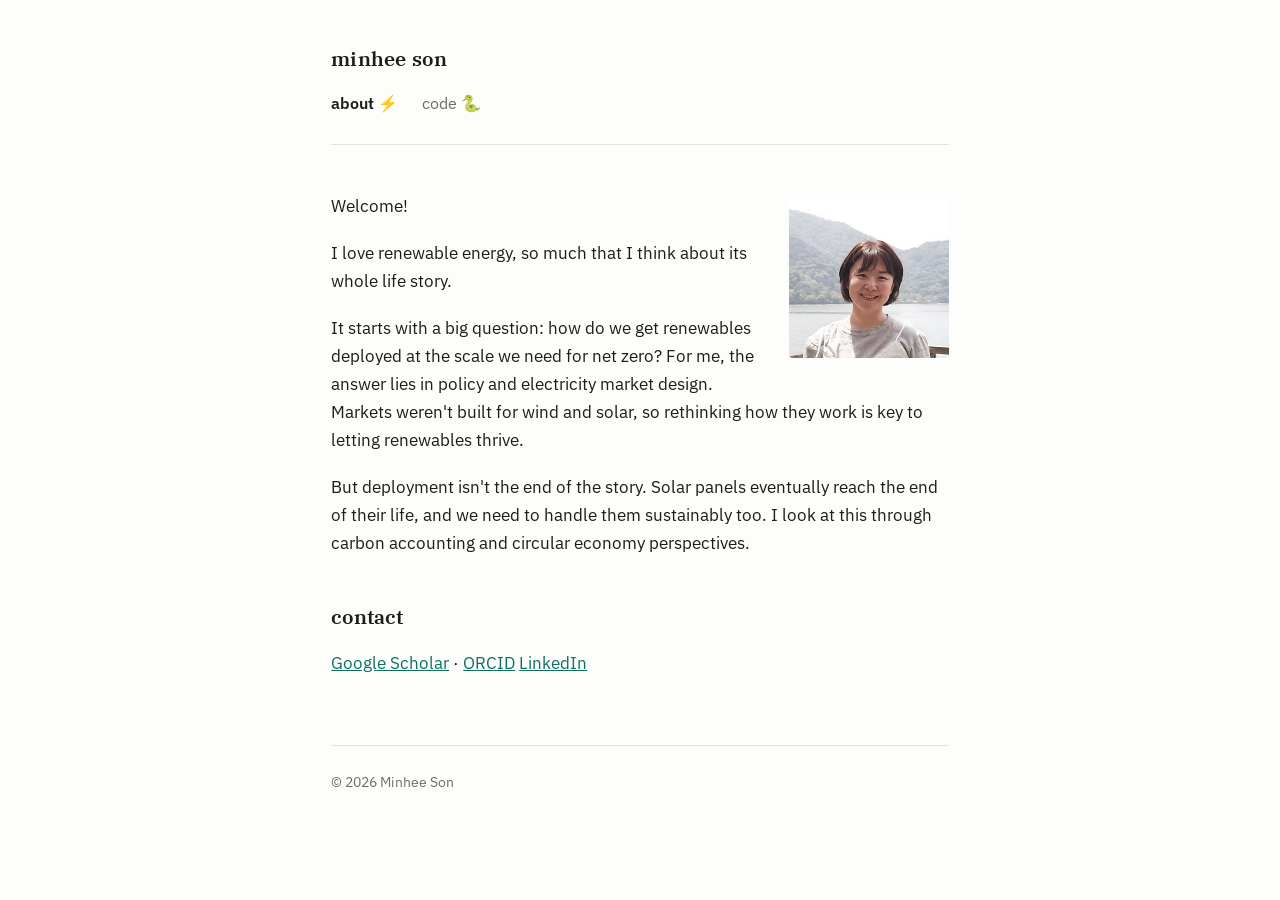
<file: index.html>
<!DOCTYPE html>
<html lang="en">
<head>
  <meta charset="UTF-8">
  <meta name="viewport" content="width=device-width, initial-scale=1">
  <title>about ⚡ | minhee son </title>
  <meta name="description" content="Energy and environmental policy researcher — solar energy, carbon accounting, electricity markets.">
  <link rel="preconnect" href="https://fonts.googleapis.com">
  <link href="https://fonts.googleapis.com/css2?family=IBM+Plex+Sans:wght@400;600&family=IBM+Plex+Serif:wght@600&display=swap" rel="stylesheet">
  <link rel="stylesheet" href="style.css">
</head>
<body>
  <div class="wrap">

    <p class="site-name"><a href="index.html">minhee son</a></p>

    <nav>
      <a href="index.html" class="current">about ⚡</a>
      <a href="code.html">code 🐍</a>
    </nav>



    
    <img src="minhee2.jpeg" alt="Minhee Son" class="headshot">
  

    <p>
      Welcome! 
    </p>  
    <p>
         I love renewable energy, so much that I think about its
      whole life story.
    </p>

    <p>
      It starts with a big question:
      how do we get renewables deployed at the scale we need for net zero? 
      For me, the answer lies in policy and electricity market design. 
      Markets weren't built for wind and solar, so rethinking how they work is key to letting renewables thrive.
    </p>

    <p>
      But deployment isn't the end of the story. 
      Solar panels eventually reach the end of their life, and we need to handle them sustainably too. 
      I look at this through carbon accounting and circular economy perspectives.
    </p>

   


    <h2>contact</h2>
<p>

  <a href="https://scholar.google.com/citations?user=65NBaowAAAAJ&hl">Google Scholar</a> ·
  <a href="https://orcid.org/0000-0003-1692-9968">ORCID</a>
  <a href="https://www.linkedin.com/in/minhee-son/">LinkedIn</a>
</p>
      </span>
    </p>

    <footer>
      © 2026 Minhee Son
    </footer>

  </div>
</body>
</html>
</file>
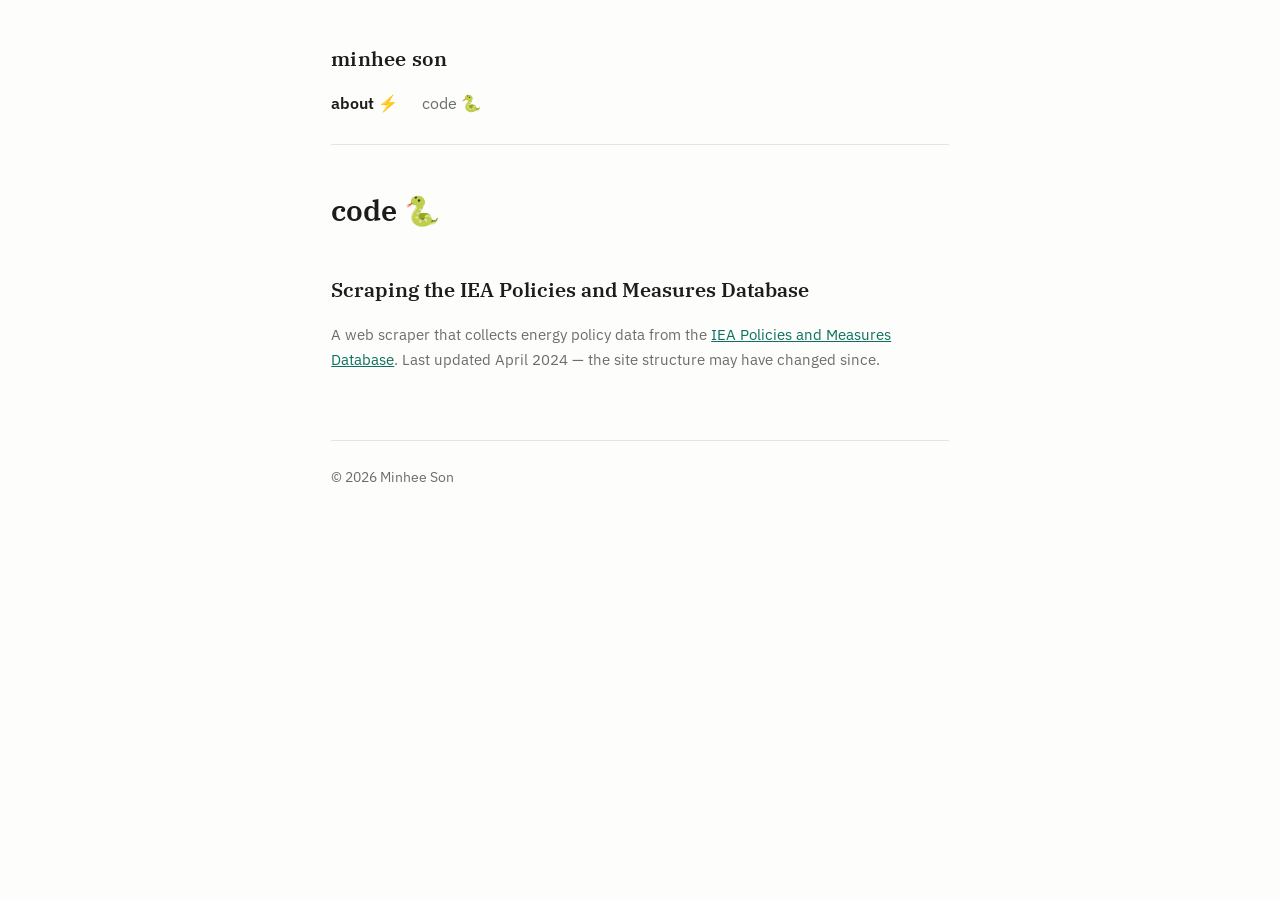
<file: code.html>
<!DOCTYPE html>
<html lang="en">
<head>
  <meta charset="UTF-8">
  <meta name="viewport" content="width=device-width, initial-scale=1">
  <title>about ⚡ | minhee son </title>
  <meta name="description" content="Energy and environmental policy researcher — solar energy, carbon accounting, electricity markets.">
  <link rel="preconnect" href="https://fonts.googleapis.com">
  <link href="https://fonts.googleapis.com/css2?family=IBM+Plex+Sans:wght@400;600&family=IBM+Plex+Serif:wght@600&display=swap" rel="stylesheet">
  <link rel="stylesheet" href="style.css">
</head>
<body>
  <div class="wrap">

    <p class="site-name"><a href="index.html">minhee son</a></p>

    <nav>
      <a href="index.html" class="current">about ⚡</a>
      <a href="code.html">code 🐍</a>
    </nav>

<h1>code 🐍</h1>

    <p>

    </p>

     <div class="code-block">
      <h2>Scraping the IEA Policies and Measures Database</h2>
      <p class="muted">
        A web scraper that collects energy policy data from the
        <a href="https://www.iea.org/policies">IEA Policies and Measures Database</a>.
        Last updated April 2024 — the site structure may have changed since.
      </p>
      <script src="https://gist.github.com/minhee-son/5490d33e3e3d2ab460542d3a4861fadd.js"></script>
    </div>

     
    <footer>
      © 2026 Minhee Son
    </footer>

  </div>
</body>
</html>
</file>
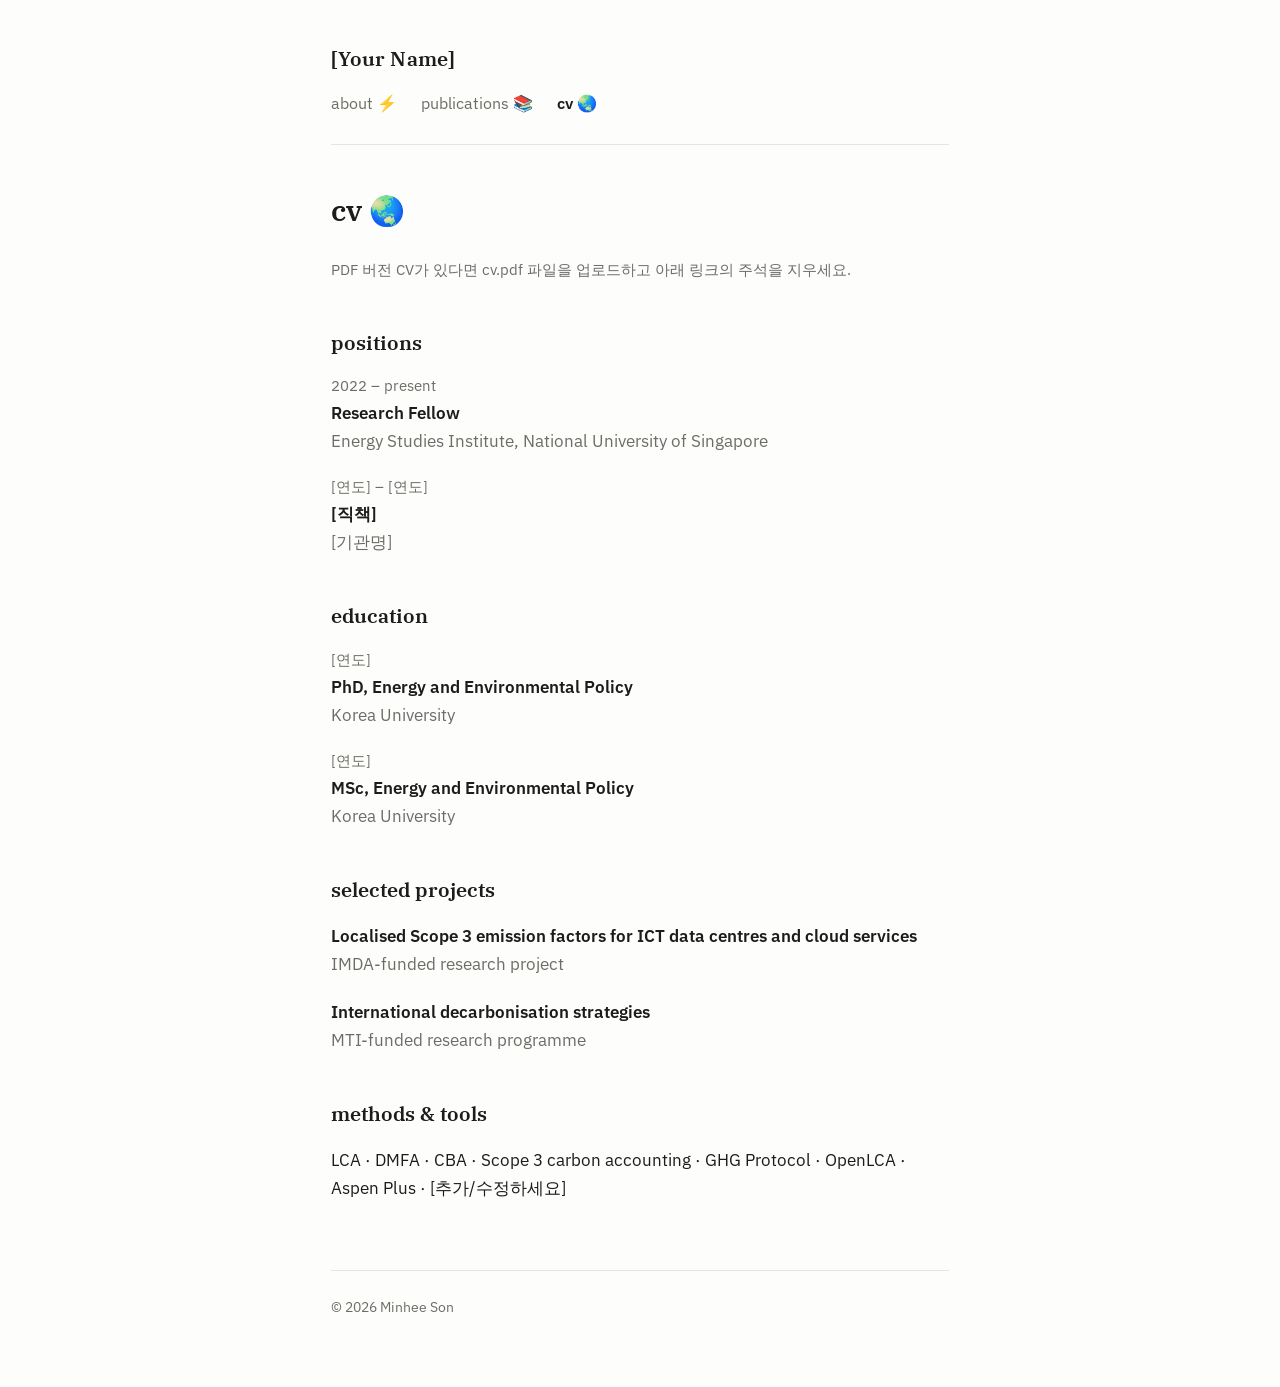
<file: cv.html>
<!DOCTYPE html>
<html lang="en">
<head>
  <meta charset="UTF-8">
  <meta name="viewport" content="width=device-width, initial-scale=1">
  <title>cv 🌏 | [Your Name]</title>
  <link rel="preconnect" href="https://fonts.googleapis.com">
  <link href="https://fonts.googleapis.com/css2?family=IBM+Plex+Sans:wght@400;600&family=IBM+Plex+Serif:wght@600&display=swap" rel="stylesheet">
  <link rel="stylesheet" href="style.css">
</head>
<body>
  <div class="wrap">

    <p class="site-name"><a href="index.html">[Your Name]</a></p>

    <nav>
      <a href="index.html">about ⚡</a>
      <a href="publications.html">publications 📚</a>
      <a href="cv.html" class="current">cv 🌏</a>
    </nav>

    <h1>cv 🌏</h1>

    <p class="muted">
      PDF 버전 CV가 있다면 cv.pdf 파일을 업로드하고 아래 링크의 주석을 지우세요.
    </p>
    <!-- <p><a href="cv.pdf">Download full CV (PDF)</a></p> -->

    <h2>positions</h2>

    <div class="cv-item">
      <span class="when">2022 – present</span>
      <span class="what">Research Fellow</span><br>
      <span class="where">Energy Studies Institute, National University of Singapore</span>
    </div>

    <div class="cv-item">
      <span class="when">[연도] – [연도]</span>
      <span class="what">[직책]</span><br>
      <span class="where">[기관명]</span>
    </div>

    <h2>education</h2>

    <div class="cv-item">
      <span class="when">[연도]</span>
      <span class="what">PhD, Energy and Environmental Policy</span><br>
      <span class="where">Korea University</span>
    </div>

    <div class="cv-item">
      <span class="when">[연도]</span>
      <span class="what">MSc, Energy and Environmental Policy</span><br>
      <span class="where">Korea University</span>
    </div>

    <h2>selected projects</h2>

    <div class="cv-item">
      <span class="what">Localised Scope 3 emission factors for ICT data centres and cloud services</span><br>
      <span class="where">IMDA-funded research project</span>
    </div>

    <div class="cv-item">
      <span class="what">International decarbonisation strategies</span><br>
      <span class="where">MTI-funded research programme</span>
    </div>

    <h2>methods &amp; tools</h2>
    <p>
      LCA · DMFA · CBA · Scope 3 carbon accounting · GHG Protocol ·
      OpenLCA · Aspen Plus · [추가/수정하세요]
    </p>

    <footer>
      © 2026 Minhee Son
    </footer>

  </div>
</body>
</html>
</file>
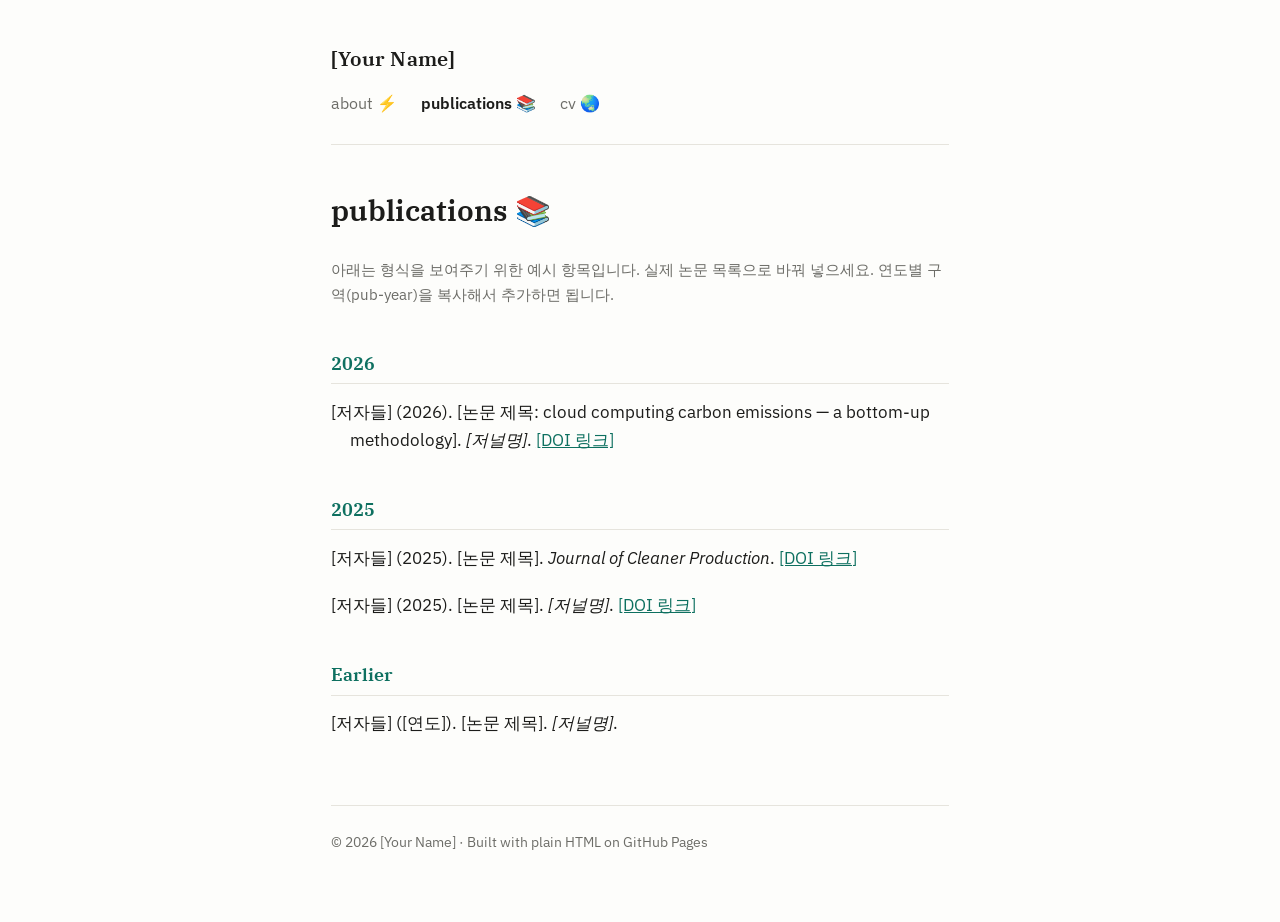
<file: publications.html>
<!DOCTYPE html>
<html lang="en">
<head>
  <meta charset="UTF-8">
  <meta name="viewport" content="width=device-width, initial-scale=1">
  <title>publications 📚 | [Your Name]</title>
  <link rel="preconnect" href="https://fonts.googleapis.com">
  <link href="https://fonts.googleapis.com/css2?family=IBM+Plex+Sans:ital,wght@0,400;0,600;1,400&family=IBM+Plex+Serif:wght@600&display=swap" rel="stylesheet">
  <link rel="stylesheet" href="style.css">
</head>
<body>
  <div class="wrap">

    <p class="site-name"><a href="index.html">[Your Name]</a></p>

    <nav>
      <a href="index.html">about ⚡</a>
      <a href="publications.html" class="current">publications 📚</a>
      <a href="cv.html">cv 🌏</a>
    </nav>

    <h1>publications 📚</h1>

    <p class="muted">
      아래는 형식을 보여주기 위한 예시 항목입니다. 실제 논문 목록으로
      바꿔 넣으세요. 연도별 구역(pub-year)을 복사해서 추가하면 됩니다.
    </p>

    <p class="pub-year">2026</p>
    <ul class="pubs">
      <li>
        [저자들] (2026). [논문 제목: cloud computing carbon emissions —
        a bottom-up methodology]. <span class="pub-venue">[저널명]</span>.
        <a href="#">[DOI 링크]</a>
      </li>
    </ul>

    <p class="pub-year">2025</p>
    <ul class="pubs">
      <li>
        [저자들] (2025). [논문 제목].
        <span class="pub-venue">Journal of Cleaner Production</span>.
        <a href="#">[DOI 링크]</a>
      </li>
      <li>
        [저자들] (2025). [논문 제목].
        <span class="pub-venue">[저널명]</span>.
        <a href="#">[DOI 링크]</a>
      </li>
    </ul>

    <p class="pub-year">Earlier</p>
    <ul class="pubs">
      <li>
        [저자들] ([연도]). [논문 제목].
        <span class="pub-venue">[저널명]</span>.
      </li>
    </ul>

    <footer>
      © 2026 [Your Name] · Built with plain HTML on GitHub Pages
    </footer>

  </div>
</body>
</html>
</file>
<file: style.css>
/* ============================================
   Personal academic homepage — minimal style
   Edit the variables below to change the look.
   ============================================ */

:root {
  --bg: #fdfdfb;
  --text: #1c1c1a;
  --muted: #6d6d68;
  --accent: #0e7060;        /* deep teal-green: links & highlights */
  --rule: #e6e4dd;          /* hairline dividers */
  --max-width: 660px;
}

* { box-sizing: border-box; }

html { font-size: 17px; }

body {
  margin: 0;
  background: var(--bg);
  color: var(--text);
  font-family: "IBM Plex Sans", -apple-system, "Segoe UI", "Noto Sans KR", sans-serif;
  line-height: 1.65;
  -webkit-font-smoothing: antialiased;
}

.wrap {
  max-width: var(--max-width);
  margin: 0 auto;
  padding: 2.5rem 1.25rem 4rem;
}

/* ---------- Header & nav ---------- */

.site-name {
  font-family: "IBM Plex Serif", Georgia, "Noto Serif KR", serif;
  font-size: 1.15rem;
  font-weight: 600;
  letter-spacing: 0.01em;
  margin: 0 0 0.9rem;
}

.site-name a {
  color: var(--text);
  text-decoration: none;
}

nav {
  display: flex;
  flex-wrap: wrap;
  gap: 1.4rem;
  padding-bottom: 1.6rem;
  border-bottom: 1px solid var(--rule);
  margin-bottom: 2.8rem;
  font-size: 0.95rem;
}

nav a {
  color: var(--muted);
  text-decoration: none;
}

nav a:hover { color: var(--accent); }

nav a.current {
  color: var(--text);
  font-weight: 600;
}

/* ---------- Typography ---------- */

h1 {
  font-family: "IBM Plex Serif", Georgia, "Noto Serif KR", serif;
  font-size: 1.7rem;
  font-weight: 600;
  line-height: 1.3;
  margin: 0 0 1.6rem;
}

h2 {
  font-family: "IBM Plex Serif", Georgia, "Noto Serif KR", serif;
  font-size: 1.15rem;
  font-weight: 600;
  margin: 2.6rem 0 0.9rem;
}

a { color: var(--accent); }
a:hover { text-decoration-thickness: 2px; }

a:focus-visible,
nav a:focus-visible {
  outline: 2px solid var(--accent);
  outline-offset: 3px;
  border-radius: 2px;
}

p { margin: 0 0 1.1rem; }

.muted { color: var(--muted); font-size: 0.9rem; }

/* ---------- Headshot ---------- */

.headshot {
  width: 160px;
  height: 160px;
  object-fit: cover;
  border-radius: 4px;
  float: right;
  margin: 0.3rem 0 1rem 1.5rem;
}

@media (max-width: 540px) {
  .headshot { float: none; display: block; margin: 0 0 1.4rem; }
}

/* ---------- Publications ---------- */

.pub-year {
  font-family: "IBM Plex Serif", Georgia, serif;
  font-size: 1.05rem;
  font-weight: 600;
  color: var(--accent);
  margin: 2.4rem 0 0.8rem;
  padding-bottom: 0.3rem;
  border-bottom: 1px solid var(--rule);
}

ul.pubs {
  list-style: none;
  margin: 0;
  padding: 0;
}

ul.pubs li {
  margin-bottom: 1.15rem;
  padding-left: 1.1rem;
  text-indent: -1.1rem;
}

.pub-venue { font-style: italic; }

/* ---------- CV ---------- */

.cv-item { margin-bottom: 1.2rem; }

.cv-item .when {
  color: var(--muted);
  font-size: 0.88rem;
  display: block;
}

.cv-item .what { font-weight: 600; }

.cv-item .where { color: var(--muted); }

/* ---------- Footer ---------- */

footer {
  margin-top: 4rem;
  padding-top: 1.4rem;
  border-top: 1px solid var(--rule);
  color: var(--muted);
  font-size: 0.85rem;
}

@media (prefers-reduced-motion: reduce) {
  * { transition: none !important; }
}
</file>
